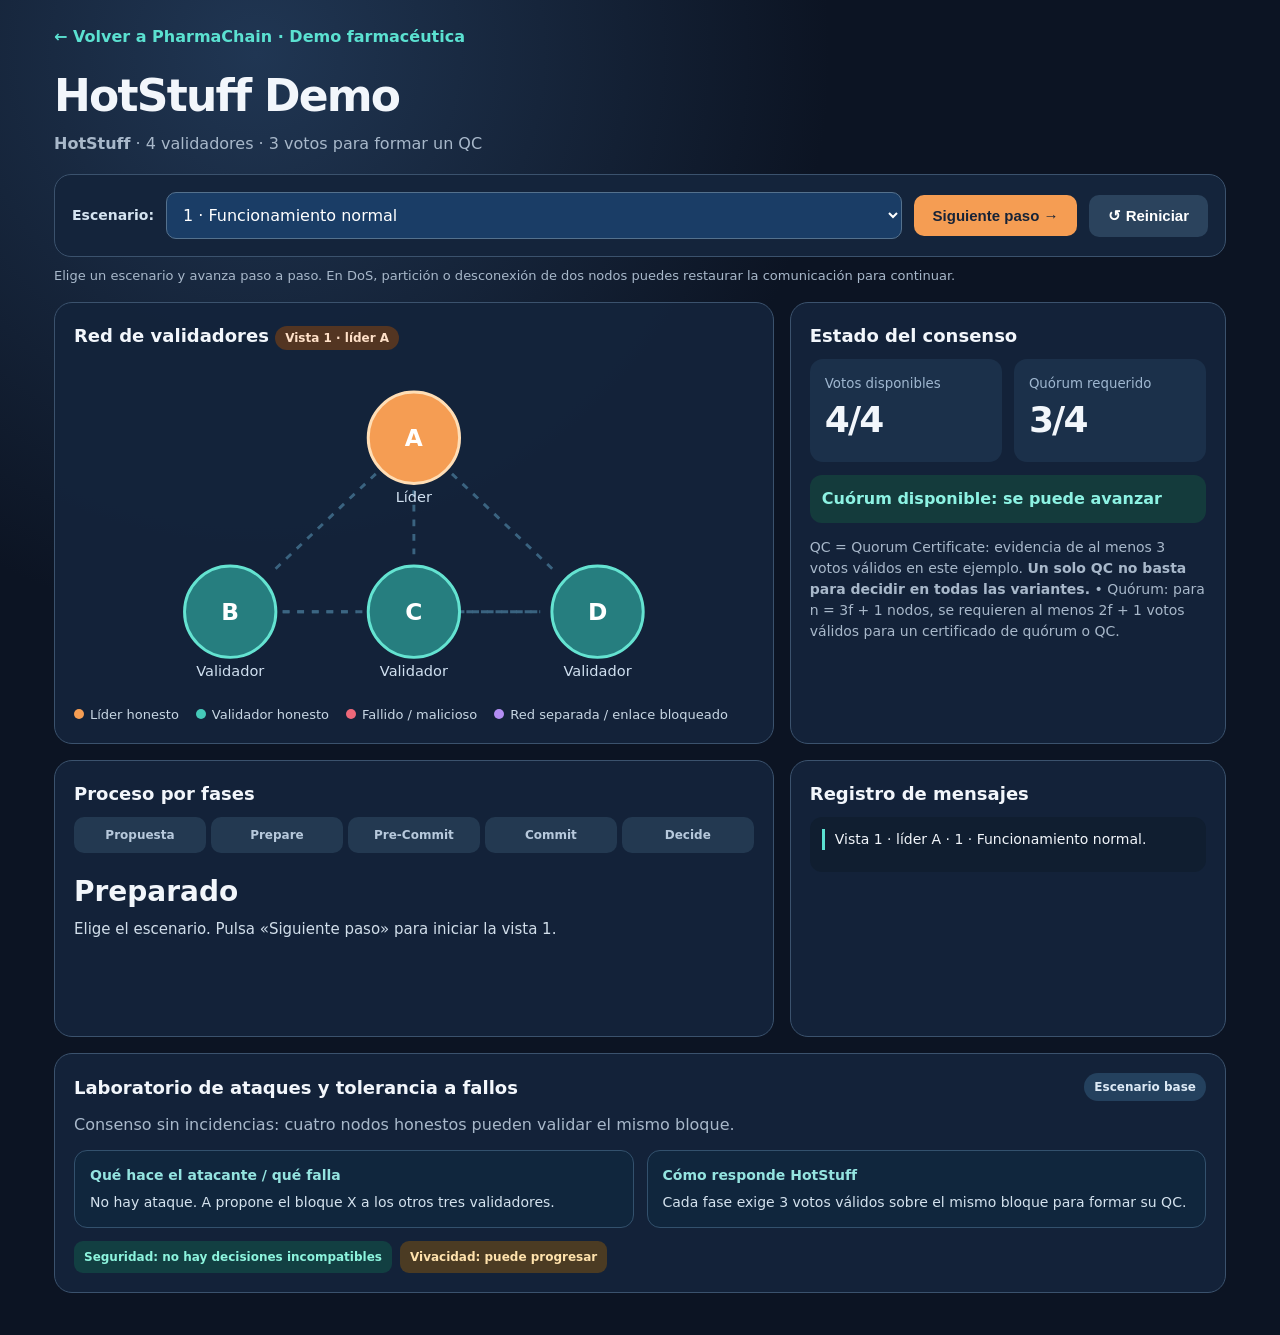
<file: pharmachain/api/static/demo_hotstuff_ataques.html>
<!doctype html>
<html lang="es">

<head>
    <meta charset="utf-8" />
    <meta name="viewport" content="width=device-width, initial-scale=1" />
    <title>HotStuff | Simulación educativa</title>
    <style>
        :root {
            --bg: #0c1423;
            --card: #14243b;
            --card2: #1a3d66;
            --text: #f2f6fb;
            --muted: #a8b8ca;
            --orange: #f59d53;
            --cyan: #5be1d1;
            --red: #ff7180;
            --line: #3b526d
        }

        * {
            box-sizing: border-box
        }

        body {
            margin: 0;
            background: radial-gradient(circle at 20% 4%, #203653 0, transparent 35%), var(--bg);
            color: var(--text);
            font: 16px/1.5 system-ui, -apple-system, Segoe UI, sans-serif
        }

        .wrap {
            max-width: 1220px;
            margin: auto;
            padding: 25px 24px 42px
        }

        .kicker {
            color: var(--orange);
            letter-spacing: .16em;
            font-size: 12px;
            font-weight: 800;
            text-transform: uppercase
        }

        h1 {
            font-size: clamp(29px, 4vw, 44px);
            letter-spacing: -.04em;
            margin: 5px 0 2px
        }

        header p {
            margin: 3px 0 18px;
            color: var(--muted)
        }

        .row {
            display: flex;
            gap: 12px;
            align-items: center;
            flex-wrap: wrap
        }

        .toolbar {
            background: var(--card);
            padding: 17px;
            border: 1px solid var(--line);
            border-radius: 17px;
            display: flex;
            align-items: center;
            gap: 12px;
            flex-wrap: wrap
        }

        label {
            font-weight: 700;
            font-size: 14px;
            color: #d5e4f1
        }

        select {
            background: var(--card2);
            border: 1px solid #54718d;
            border-radius: 10px;
            color: white;
            padding: 12px;
            font: inherit;
            max-width: 100%;
            flex: 1;
            min-width: 230px
        }

        button {
            cursor: pointer;
            background: var(--orange);
            border: 0;
            padding: 12px 19px;
            border-radius: 10px;
            font-size: 15px;
            font-weight: 800;
            color: #172337
        }

        button:hover {
            filter: brightness(1.09)
        }

        button:disabled {
            filter: grayscale(.7);
            opacity: .4;
            cursor: not-allowed
        }

        button.secondary {
            background: #2b435d;
            color: white
        }

        .dashboard {
            display: grid;
            grid-template-columns: 1.32fr .8fr;
            gap: 16px;
            margin-top: 16px
        }

        .panel {
            background: rgba(20, 36, 59, .94);
            border: 1px solid var(--line);
            border-radius: 18px;
            padding: 19px;
            min-width: 0
        }

        .panel h2 {
            font-size: 18px;
            margin: 0 0 10px
        }

        .dim {
            color: var(--muted)
        }

        .network {
            width: 100%;
            display: block;
            max-height: 345px
        }

        .legend {
            display: flex;
            gap: 17px;
            flex-wrap: wrap;
            font-size: 13px;
            color: #c8d7e4
        }

        .dot {
            display: inline-block;
            width: 10px;
            height: 10px;
            border-radius: 50%;
            margin-right: 6px
        }

        .stat {
            display: grid;
            grid-template-columns: 1fr 1fr;
            gap: 12px
        }

        .value {
            font-size: 36px;
            font-weight: 900;
            letter-spacing: -.05em
        }

        .statbox {
            background: #1b304a;
            border-radius: 13px;
            padding: 15px
        }

        .statbox small {
            display: block;
            color: #9fb7d0
        }

        .status {
            margin-top: 13px;
            padding: 12px;
            border-radius: 12px;
            background: #143b3c;
            color: #8df2e3;
            font-weight: 700
        }

        .status.bad {
            background: #472636;
            color: #ffadb4
        }

        .progress {
            display: grid;
            grid-template-columns: repeat(5, minmax(0, 1fr));
            gap: 5px;
            margin: 0 0 18px
        }

        .progress div {
            text-align: center;
            border-radius: 10px;
            background: #233951;
            padding: 9px 4px;
            color: #b7c9dc;
            font-size: 12px;
            font-weight: 700
        }

        .progress .on {
            background: var(--orange);
            color: #132339
        }

        .phase {
            font-size: 28px;
            font-weight: 800;
            margin-bottom: 4px
        }

        .detail {
            font-size: 15px;
            line-height: 1.6;
            color: #d1deea;
            min-height: 100px
        }

        .events {
            max-height: 240px;
            overflow: auto;
            background: #101e30;
            border-radius: 12px;
            padding: 12px;
            font-size: 14px
        }

        .ev {
            border-left: 3px solid var(--cyan);
            padding-left: 10px;
            margin-bottom: 10px
        }

        .ev.miss {
            border-left-color: var(--red)
        }

        .footnote {
            font-size: 13px;
            color: #a8b8ca;
            max-width: 900px;
            margin-top: 15px
        }

        .pill {
            display: inline-block;
            color: #ffe0c8;
            background: #533522;
            border-radius: 999px;
            font-size: 12px;
            padding: 3px 10px;
            font-weight: 700
        }

        .footergrid {
            display: grid;
            grid-template-columns: 1fr 1fr;
            gap: 16px;
            margin-top: 16px
        }

        .footergrid p {
            color: #bdcede;
            font-size: 14px;
            margin: 4px 0
        }

        svg text {
            font-family: system-ui, sans-serif
        }

        .nodetext {
            fill: white;
            font-size: 24px;
            font-weight: 800
        }

        .nodelabel {
            fill: #d0e0f0;
            font-size: 15px
        }

        .badlabel {
            fill: #ffb4b9;
            font-size: 12px
        }

        @media(max-width:860px) {

            .dashboard,
            .footergrid {
                grid-template-columns: 1fr
            }

            .wrap {
                padding: 17px
            }

            .stat {
                grid-template-columns: 1fr 1fr
            }
        }

        /* Ampliación: laboratorio de ataques y recuperación */
        .toolbar select {
            min-width: 280px;
        }

        .tophelp {
            font-size: 13px;
            color: var(--muted);
            margin-top: 9px;
        }

        .labpanel {
            margin-top: 16px;
        }

        .labgrid {
            display: grid;
            grid-template-columns: 1fr 1fr;
            gap: 13px;
        }

        .labcard {
            padding: 14px 15px;
            background: #10263d;
            border: 1px solid #33516d;
            border-radius: 13px;
        }

        .labcard h3 {
            margin: 0 0 5px;
            font-size: 14px;
            color: #94e4e0;
        }

        .labcard p {
            margin: 0;
            color: #d4e2ee;
            font-size: 14px;
            line-height: 1.6;
        }

        .attackhead {
            display: flex;
            align-items: center;
            justify-content: space-between;
            flex-wrap: wrap;
            gap: 8px;
            margin-bottom: 12px;
        }

        .attackhead h2 {
            margin: 0;
        }

        .tag {
            font-size: 12px;
            padding: 5px 10px;
            border-radius: 999px;
            background: #24415e;
            color: #dce9f5;
            font-weight: 750;
        }

        .tag.alert {
            background: #5d3040;
            color: #ffbbc3;
        }

        .assessment {
            display: flex;
            gap: 8px;
            flex-wrap: wrap;
            margin-top: 13px;
        }

        .assessment span {
            border-radius: 9px;
            padding: 7px 10px;
            font-size: 12px;
            font-weight: 750;
        }

        .assessment .safe {
            background: #123f42;
            color: #8cf4dd;
        }

        .assessment .stalled {
            background: #542b36;
            color: #ffd0d4;
        }

        .assessment .wait {
            background: #4b3b23;
            color: #ffe2ac;
        }

        .votegrid {
            display: flex;
            gap: 12px;
            flex-wrap: wrap;
            margin: 12px 0 0;
        }

        .votecard {
            flex: 1;
            min-width: 170px;
            border-radius: 12px;
            padding: 11px 13px;
            background: #1b304a;
        }

        .votecard strong {
            display: block;
            font-size: 20px;
        }

        .votecard small {
            color: #c4d4e3;
            font-size: 12px;
        }

        .votecard.noqc {
            border: 1px solid #ff7180;
        }

        .votecard.hasqc {
            border: 1px solid #5be1d1;
        }

        #restore {
            background: #5be1d1;
            color: #0c2832;
        }

        #restore[hidden],
        #branches[hidden] {
            display: none;
        }

        .link-broken {
            stroke: #ff7180;
            stroke-dasharray: 8 9;
            stroke-width: 4;
            opacity: .8;
        }

        .link-live {
            stroke: #3d6784;
            stroke-dasharray: 7 8;
            stroke-width: 3;
            opacity: .95;
        }

        .traffic {
            stroke-width: 5;
            stroke-linecap: round;
            fill: none;
            opacity: .95;
        }

        .arrow-flow {
            animation: flowDash 1.1s linear infinite;
            stroke-dasharray: 9 8;
        }

        @keyframes flowDash {
            to {
                stroke-dashoffset: -34;
            }
        }

        .networkhint {
            fill: #a8bed3;
            font-size: 13px;
        }

        .notice {
            padding: 11px 14px;
            border-left: 3px solid var(--orange);
            color: #cbd9e7;
            background: #14243b;
            font-size: 13px;
            border-radius: 7px;
            margin-top: 15px;
        }

        .status.warn {
            background: #4b3727;
            color: #ffe0b1;
        }

        button:focus-visible,
        select:focus-visible {
            outline: 3px solid #5be1d1;
            outline-offset: 3px;
        }

        @media(max-width:860px) {
            .labgrid {
                grid-template-columns: 1fr;
            }

            .toolbar select {
                width: 100%;
            }
        }

        @media(prefers-reduced-motion:reduce) {
            .arrow-flow {
                animation: none;
            }
        }
    </style>
</head>

<body>
    <div class="wrap"><nav style="margin-bottom:14px"><a href="/" style="color:#5be1d1;font-weight:800;text-decoration:none">← Volver a PharmaChain · Demo farmacéutica</a></nav>
        <header>
            <h1>HotStuff Demo</h1>
            <p><strong>HotStuff</strong> · 4 validadores · 3 votos para formar un QC</p>
        </header>
        <div class="toolbar">
            <label for="scenario">Escenario:</label>
            <select id="scenario" aria-label="Elegir escenario de HotStuff">
                <optgroup label="Funcionamiento y fallos">
                    <option value="normal">1 · Funcionamiento normal</option>
                    <option value="one">2 · Un validador desconectado (D)</option>
                    <option value="two">3 · Dos validadores desconectados (C y D)</option>
                    <option value="leader">4 · El líder A no responde: cambio de vista</option>
                </optgroup>
                <optgroup label="Ataques de seguridad">
                    <option value="equivocation">5 · Líder malicioso: dos bloques incompatibles</option>
                    <option value="byzantine">6 · Validador bizantino: voto manipulado</option>
                    <option value="dos">7 · DoS / jamming: votos que no llegan</option>
                    <option value="partition">8 · Partición de red: dos grupos de 2</option>
                </optgroup>
            </select>
            <button id="next" type="button">Siguiente paso →</button>
            <button class="secondary" id="reset" type="button">↺ Reiniciar</button>
            <button id="restore" type="button" hidden>Restablecer comunicaciones</button>
        </div>
        <div class="tophelp">Elige un escenario y avanza paso a paso. En DoS, partición o desconexión de dos nodos
            puedes restaurar la comunicación para continuar.</div>
        <div class="dashboard">
            <section class="panel">
                <h2>Red de validadores <span id="viewname" class="pill">Vista 1</span></h2>
                <svg class="network" viewBox="0 0 610 355" role="img"
                    aria-label="Red de cuatro validadores con enlaces, mensajes y estados de ataque">
                    <defs>
                        <marker id="pointCyan" markerWidth="7" markerHeight="7" refX="6" refY="3.5" orient="auto">
                            <path d="M0 0 L7 3.5 L0 7z" fill="#5be1d1" />
                        </marker>
                        <marker id="pointOrange" markerWidth="7" markerHeight="7" refX="6" refY="3.5" orient="auto">
                            <path d="M0 0 L7 3.5 L0 7z" fill="#f59d53" />
                        </marker>
                        <marker id="pointRed" markerWidth="7" markerHeight="7" refX="6" refY="3.5" orient="auto">
                            <path d="M0 0 L7 3.5 L0 7z" fill="#ff7180" />
                        </marker>
                    </defs>
                    <g id="networkLinks"></g>
                    <g id="arrowLines"></g>
                    <g id="nodeA" transform="translate(305 80)">
                        <circle r="47" fill="#f59d53" stroke="#ffd7a5" stroke-width="3" />
                        <text class="nodetext" text-anchor="middle" dy="9">A</text>
                        <text class="nodelabel" text-anchor="middle" y="66" id="roleA">Líder</text>
                    </g>
                    <g id="nodeB" transform="translate(116 259)">
                        <circle r="47" fill="#194b70" stroke="#6493b9" stroke-width="3" />
                        <text class="nodetext" text-anchor="middle" dy="9">B</text>
                        <text class="nodelabel" text-anchor="middle" y="66" id="roleB">Validador</text>
                    </g>
                    <g id="nodeC" transform="translate(305 259)">
                        <circle r="47" fill="#194b70" stroke="#6493b9" stroke-width="3" />
                        <text class="nodetext" text-anchor="middle" dy="9">C</text>
                        <text class="nodelabel" text-anchor="middle" y="66" id="roleC">Validador</text>
                    </g>
                    <g id="nodeD" transform="translate(494 259)">
                        <circle r="47" fill="#194b70" stroke="#6493b9" stroke-width="3" />
                        <text class="nodetext" text-anchor="middle" dy="9">D</text>
                        <text class="nodelabel" text-anchor="middle" y="66" id="roleD">Validador</text>
                    </g>
                    <text id="networkNote" class="networkhint" x="305" y="346" text-anchor="middle"></text>
                </svg>
                <div class="legend">
                    <span><span class="dot" style="background:#f59d53"></span>Líder honesto</span>
                    <span><span class="dot" style="background:#45c9b8"></span>Validador honesto</span>
                    <span><span class="dot" style="background:#ee6879"></span>Fallido / malicioso</span>
                    <span><span class="dot" style="background:#b38df3"></span>Red separada / enlace bloqueado</span>
                </div>
            </section>
            <section class="panel">
                <h2>Estado del consenso</h2>
                <div class="stat">
                    <div class="statbox"><small id="votesLabel">Votos potenciales accesibles</small>
                        <div class="value" id="votes">4/4</div>
                    </div>
                    <div class="statbox"><small>Quórum requerido</small>
                        <div class="value">3/4</div>
                    </div>
                </div>
                <div id="status" class="status" role="status" aria-live="polite">Se puede formar un QC</div>
                <p class="dim" style="font-size:14px;margin-bottom:0">QC = Quorum Certificate: evidencia de al menos 3
                    votos válidos en este ejemplo. <strong>Un solo QC no basta para decidir en todas las
                        variantes.</strong> • Quórum: para n = 3f + 1 nodos, se requieren al menos 2f + 1 votos válidos para un certificado de quórum o QC.</p>
            </section>
            <section class="panel">
                <h2>Proceso por fases</h2>
                <div class="progress" id="progress"></div>
                <div class="phase" id="phase">Preparado</div>
                <div class="detail" id="detail">Pulsa «Siguiente paso» para que el líder haga su propuesta.</div>
            </section>
            <section class="panel">
                <h2>Registro de mensajes</h2>
                <div class="events" id="events">
                    <div class="ev">Simulación lista. Elige un escenario y avanza.</div>
                </div>
            </section>
        </div>
        <section class="panel labpanel" aria-labelledby="labtitle">
            <div class="attackhead">
                <h2 id="labtitle">Laboratorio de ataques y tolerancia a fallos</h2><span id="attackTag" class="tag">Sin
                    ataque</span>
            </div>
            <p class="dim" id="labIntro" style="margin:0 0 13px"></p>
            <div class="labgrid">
                <div class="labcard">
                    <h3>Qué hace el atacante / qué falla</h3>
                    <p id="attackAction"></p>
                </div>
                <div class="labcard">
                    <h3>Cómo responde HotStuff</h3>
                    <p id="attackDefense"></p>
                </div>
            </div>
            <div id="branches" class="votegrid" hidden>
                <div class="votecard noqc"><small>Bloque X · votos de A y B</small><strong id="votesX">2/4 · sin
                        QC</strong></div>
                <div class="votecard hasqc"><small>Bloque Y · votos de A, C y D</small><strong id="votesY">3/4 ·
                        prepareQC</strong></div>
            </div>
            <div class="assessment"><span id="safety" class="safe">Seguridad: conservada</span><span id="liveness"
                    class="wait">Progreso: pendiente</span></div>
        </section>
    </div>
    <script>        'use strict';
        const q = selector => document.querySelector(selector);
        const names = ['A', 'B', 'C', 'D'];
        const coords = { A: [305, 80], B: [116, 259], C: [305, 259], D: [494, 259] };
        const stages = ['Propuesta', 'Prepare', 'Pre-Commit', 'Commit', 'Decide'];
        const scenarios = {
            normal: {
                intro: 'Consenso sin incidencias: cuatro nodos honestos pueden validar el mismo bloque.',
                action: 'No hay ataque. A propone el bloque X a los otros tres validadores.',
                defense: 'Cada fase exige 3 votos válidos sobre el mismo bloque para formar su QC.'
            },
            one: {
                intro: 'HotStuff puede tolerar hasta un fallo bizantino entre cuatro validadores, si la red y el liderazgo permiten progresar.',
                action: 'El nodo D se desconecta y no emite votos.',
                defense: 'A, B y C todavía reúnen 3/4 votos; sus QC pueden permitir llegar a Decide.'
            },
            two: {
                intro: 'Se supera el presupuesto de fallos f = 1 del ejemplo.',
                action: 'Los nodos C y D dejan de responder. El líder solo reúne 2/4 votos.',
                defense: 'No se certifica ninguna fase sin 3 votos. El protocolo se detiene en Prepare: bloquearse no significa decidir mal.'
            },
            leader: {
                intro: 'Un líder que no responde perjudica la vivacidad; se necesita una nueva vista.',
                action: 'A queda inactivo y no difunde una propuesta.',
                defense: 'Tras un tiempo de espera, el pacemaker puede iniciar una vista posterior con B como líder, conservando la información segura de consenso.'
            },
            equivocation: {
                intro: 'Un líder bizantino intenta dividir los votos para que se certifiquen dos bloques incompatibles.',
                action: 'A envía la propuesta X a B, pero una propuesta incompatible Y a C y D; además, A intenta votar ambas ramas.',
                defense: 'Cada réplica honesta vota, como máximo, una propuesta en la misma fase y vista. Dos QC contradictorios requerirían al menos un voto honesto duplicado; con f = 1 no es posible.'
            },
            byzantine: {
                intro: 'Una firma inválida o un voto manipulado no deben convertirse en votos válidos del certificado.',
                action: 'D envía a A un mensaje alterado, con firma inválida. D es malicioso; los demás se comportan honestamente.',
                defense: 'Los votos se comprueban antes de contarlos. A, B y C proporcionan 3 firmas válidas y pueden formar los QC sin D.'
            },
            dos: {
                intro: 'Un ataque a las comunicaciones puede impedir alcanzar el umbral aunque todos los nodos sigan encendidos.',
                action: 'Un atacante satura o bloquea la entrega de votos de C y D hacia el líder A. Solo llegan los votos de A y B.',
                defense: 'HotStuff no fabrica certificados con votos ausentes. La seguridad se mantiene, pero el avance se suspende hasta recuperar conectividad.'
            },
            partition: {
                intro: 'Una partición 2 + 2 impide que cualquiera de los grupos alcance el cuórum de 3.',
                action: 'La red queda partida en dos grupos incomunicados: {A, B} y {C, D}. Cada grupo ve únicamente dos nodos.',
                defense: 'Ninguna mitad puede certificar un bloque. Cuando vuelva la conectividad, los nodos podrán reunir votos y continuar.'
            }
        };
        let scenario = 'normal', step = 0, view = 1, leader = 'A', recovered = false, log = [], blocked = false;

        function isAttack() { return ['equivocation', 'byzantine', 'dos', 'partition'].includes(scenario); }
        function stoppedNodes() {
            if (scenario === 'one') return ['D'];
            if (scenario === 'two' && !recovered) return ['C', 'D'];
            if (scenario === 'leader') return ['A'];
            return [];
        }
        function maliciousNodes() {
            return scenario === 'equivocation' ? ['A'] : scenario === 'byzantine' ? ['D'] : [];
        }
        function votesReachable() {
            if (scenario === 'equivocation') return 3; // Y = {A, C, D}; X = {A, B}.
            if (scenario === 'byzantine') return 3; // D envía una firma inválida.
            if ((scenario === 'dos' || scenario === 'partition') && !recovered) return 2;
            return names.filter(n => !stoppedNodes().includes(n)).length;
        }
        function hasQuorum() { return votesReachable() >= 3; }
        function note(msg, error = false) {
            log.unshift({ msg, error });
            if (log.length > 24) log.pop();
        }
        function descriptionForStep() {
            const block = scenario === 'equivocation' ? 'Y' : 'X';
            const phases = {
                0: ['Preparado', 'Elige el escenario. Pulsa «Siguiente paso» para iniciar la vista ' + view + '.'],
                1: ['Propuesta', 'El líder ' + leader + ' difunde la propuesta del bloque ' + block + '. Cada réplica verifica el bloque y las reglas de voto seguro.'],
                2: ['Prepare', 'Tres votos válidos para el bloque ' + block + ' permiten crear prepareQC. Este certificado NO confirma todavía el bloque.'],
                3: ['Pre-Commit', 'Se presenta prepareQC y se obtiene un nuevo cuórum: precommitQC. En Basic HotStuff, los validadores actualizan su bloqueo seguro conforme al protocolo.'],
                4: ['Commit', 'Se presenta precommitQC, se reciben votos Commit y se forma commitQC para ' + block + '.'],
                5: ['Decide', 'El commitQC se difunde en la fase Decide. En esta ejecución didáctica de Basic HotStuff se decide el bloque ' + block + '.']
            };
            if (scenario === 'equivocation') {
                if (step === 1) return ['Doble propuesta', 'A, líder malicioso, envía X a B e Y a C y D. Son propuestas incompatibles para la misma vista.'];
                if (step === 2) return ['Prepare · conflicto detectado', 'Votos para X = A + B (2/4, SIN QC). Votos para Y = A + C + D (3/4, prepareQC). A firma las dos ramas, pero no puede obtener dos QC.'];
                if (step === 3) return ['Pre-Commit · rama Y', 'Solo Y tiene prepareQC. Si el líder distribuye el certificado válido y los validadores siguen el protocolo, se puede conseguir precommitQC(Y). X no obtiene certificado.'];
                if (step === 4) return ['Commit · rama Y', 'Se reúne commitQC(Y). El líder bizantino podría obstaculizar el progreso reteniendo mensajes, pero no crear un QC incompatible sin romper el límite f = 1.'];
                if (step === 5) return ['Decide · solo Y', 'Se confirma Y en este recorrido. X nunca tuvo QC. El ataque de doble propuesta NO ha producido dos decisiones incompatibles.'];
            }
            if (scenario === 'byzantine' && step === 2) return ['Prepare · voto rechazado', 'D envía un voto manipulado con firma inválida: no se cuenta. A, B y C aportan tres votos válidos para X → prepareQC(X).'];
            if (blocked) return ['Prepare bloqueado', 'Solo llegan ' + votesReachable() + '/4 votos al líder. Sin 3 votos no hay prepareQC ni se pasa a Pre-Commit. Puedes pulsar «Restablecer comunicaciones».'];
            return phases[step];
        }
        function networkDisconnected(a, b) {
            if (stoppedNodes().includes(a) || stoppedNodes().includes(b)) return true;
            if (scenario === 'partition' && !recovered) return (['A', 'B'].includes(a) !== ['A', 'B'].includes(b));
            // En DoS es posible entregar propuestas A → C/D, pero se pierden
            // las respuestas C/D → A. El enlace se dibuja como afectado.
            if (scenario === 'dos' && !recovered) return b === 'A' && ['C', 'D'].includes(a);
            return false;
        }
        function visiblyBroken(a, b) { return networkDisconnected(a, b) || networkDisconnected(b, a); }
        function svgEl(name, attributes) {
            const el = document.createElementNS('http://www.w3.org/2000/svg', name);
            for (const [k, v] of Object.entries(attributes)) el.setAttribute(k, String(v));
            return el;
        }
        function pathBetween(a, b) {
            const [ax, ay] = coords[a], [bx, by] = coords[b];
            const dx = bx - ax, dy = by - ay, len = Math.hypot(dx, dy) || 1;
            return { x1: ax + dx / len * 54, y1: ay + dy / len * 54, x2: bx - dx / len * 59, y2: by - dy / len * 59 };
        }
        function addArrow(source, dest, color = '#5be1d1', noteLabel = '') {
            if (networkDisconnected(source, dest)) return;
            const p = pathBetween(source, dest), g = q('#arrowLines');
            const l = svgEl('line', { ...p, stroke: color, 'class': 'traffic arrow-flow', 'marker-end': color === '#ff7180' ? 'url(#pointRed)' : color === '#f59d53' ? 'url(#pointOrange)' : 'url(#pointCyan)' });
            g.append(l);
            if (noteLabel) {
                const [x1, y1] = coords[source], [x2, y2] = coords[dest];
                const t = svgEl('text', { x: (x1 + x2) / 2 + 11, y: (y1 + y2) / 2 - 9, fill: color, 'font-size': 13, 'font-weight': 800 });
                t.textContent = noteLabel; g.append(t);
            }
        }
        function drawNetwork() {
            const links = q('#networkLinks'), traffic = q('#arrowLines');
            links.replaceChildren(); traffic.replaceChildren();
            for (let i = 0; i < names.length; i++) for (let j = i + 1; j < names.length; j++) {
                const a = names[i], b = names[j];
                const p = pathBetween(a, b);
                links.append(svgEl('line', { ...p, 'class': visiblyBroken(a, b) ? 'link-broken' : 'link-live' }));
            }
            for (const n of names) {
                const circle = q('#node' + n + ' circle');
                const offline = stoppedNodes().includes(n), evil = maliciousNodes().includes(n);
                const isolated = ((scenario === 'dos' && !recovered && ['C', 'D'].includes(n)) || (scenario === 'partition' && !recovered && ['C', 'D'].includes(n)));
                const fill = offline ? '#994659' : evil ? '#b53e52' : isolated ? '#7655ae' : n === leader ? '#f59d53' : '#267e7f';
                const stroke = offline ? '#ff9ca8' : evil ? '#ff8f9f' : isolated ? '#ccaeff' : n === leader ? '#ffdeb6' : '#64e3d1';
                circle.setAttribute('fill', fill); circle.setAttribute('stroke', stroke);
                q('#role' + n).textContent = offline ? 'Sin respuesta' : evil ? (n === leader ? 'Líder malicioso' : 'Bizantino') : isolated ? 'Enlace afectado' : n === leader ? 'Líder' : 'Validador';
            }
            let caption = '';
            if (scenario === 'equivocation') caption = 'Bloque X ≠ bloque Y: solo Y alcanza 3/4';
            else if (scenario === 'partition' && !recovered) caption = 'Partición: grupo {A,B} | grupo {C,D}';
            else if (scenario === 'dos' && !recovered) caption = 'Tráfico de C y D hacia A bloqueado';
            else if (scenario === 'byzantine') caption = 'D intenta enviar un voto con firma inválida';
            q('#networkNote').textContent = caption;
            if (step === 0 || blocked) return;
            if (scenario === 'equivocation') {
                if (step === 1) { addArrow('A', 'B', '#5be1d1', 'X'); addArrow('A', 'C', '#f59d53', 'Y'); addArrow('A', 'D', '#f59d53', 'Y'); }
                else if (step === 2) { addArrow('B', 'A', '#5be1d1', 'X'); addArrow('C', 'A', '#f59d53', 'Y'); addArrow('D', 'A', '#f59d53', 'Y'); }
                else for (const n of ['B', 'C', 'D']) addArrow('A', n, '#f59d53');
                return;
            }
            if (scenario === 'byzantine' && step === 2) { addArrow('B', 'A'); addArrow('C', 'A'); addArrow('D', 'A', '#ff7180', '✕'); return; }
            if (step === 1 || step === 3 || step === 4 || step === 5) {
                for (const n of names) if (n !== leader && !networkDisconnected(leader, n)) addArrow(leader, n, step === 1 ? '#f59d53' : '#5be1d1');
            } else if (step === 2) {
                for (const n of names) if (n !== leader && !networkDisconnected(n, leader)) addArrow(n, leader);
            }
        }
        function showOutcomes() {
            const safety = q('#safety'), liveness = q('#liveness');
            safety.className = 'safe'; safety.textContent = 'Seguridad: no hay decisiones incompatibles';
            liveness.className = 'wait';
            if (blocked || !hasQuorum() || scenario === 'leader' && leader === 'A') {
                liveness.className = 'stalled'; liveness.textContent = 'Vivacidad: bloqueada en esta ejecución';
            } else if (step === 5) { liveness.className = 'safe'; liveness.textContent = 'Vivacidad: bloque decidido'; }
            else { liveness.textContent = 'Vivacidad: puede progresar'; }
        }
        function render() {
            const reached = votesReachable(), bad = blocked || !hasQuorum() || scenario === 'leader' && leader === 'A';
            q('#viewname').textContent = 'Vista ' + view + ' · líder ' + leader;
            q('#votes').textContent = reached + '/4';
            q('#votesLabel').textContent = scenario === 'equivocation' ? 'Votos potenciales para Y' : scenario === 'byzantine' ? 'Votos válidos posibles' : scenario === 'dos' || scenario === 'partition' ? 'Votos accesibles al líder' : 'Votos disponibles';
            let statusText = 'Cuórum disponible: se puede avanzar', statusStyle = 'status';
            if (scenario === 'equivocation') { statusText = 'X: 2 votos (sin QC) · Y: 3 votos (QC posible)'; statusStyle = 'status warn'; }
            if (scenario === 'byzantine') { statusText = 'Firma de D rechazada; A, B y C pueden formar QC'; }
            if (bad) { statusText = scenario === 'leader' && leader === 'A' ? 'Líder A no responde: se necesita cambiar de vista' : 'Sin cuórum: no se puede formar un QC'; statusStyle = 'status bad'; }
            if (step === 5) { statusText = 'DECIDE: bloque ' + (scenario === 'equivocation' ? 'Y' : 'X') + ' confirmado en esta ejecución'; statusStyle = 'status'; }
            q('#status').textContent = statusText; q('#status').className = statusStyle;
            const [phase, detail] = descriptionForStep(); q('#phase').textContent = phase; q('#detail').textContent = detail;
            q('#progress').innerHTML = stages.map((s, i) => `<div class="${step >= i + 1 ? 'on' : ''}">${s}</div>`).join('');
            const next = q('#next'); next.textContent = scenario === 'leader' && leader === 'A' ? 'Detectar timeout y cambiar de vista →' : step === 5 ? 'Fin de la simulación' : blocked ? 'Consenso bloqueado' : 'Siguiente paso →';
            next.disabled = step === 5 || blocked;
            q('#restore').hidden = !(scenario === 'dos' || scenario === 'partition' || scenario === 'two') || recovered;
            q('#attackTag').textContent = isAttack() ? 'Ataque simulado' : 'Escenario base'; q('#attackTag').className = 'tag' + (isAttack() ? ' alert' : '');
            const cfg = scenarios[scenario]; q('#labIntro').textContent = cfg.intro; q('#attackAction').textContent = cfg.action;
            q('#attackDefense').textContent = cfg.defense + (recovered ? ' Comunicación restablecida en esta ejecución.' : '');
            q('#branches').hidden = scenario !== 'equivocation';
            q('#votesX').textContent = step >= 2 ? '2/4 · sin QC' : '2/4 · votos posibles';
            q('#votesY').textContent = step >= 2 ? '3/4 · prepareQC' : '3/4 · votos posibles';
            showOutcomes(); drawNetwork();
            const events = q('#events'); events.replaceChildren();
            for (const e of log) { const div = document.createElement('div'); div.className = 'ev' + (e.error ? ' miss' : ''); div.textContent = e.msg; events.append(div); }
        }
        function reset() {
            scenario = q('#scenario').value; view = 1; leader = 'A'; step = 0; recovered = false; blocked = false; log = [];
            note('Vista 1 · líder A · ' + q('#scenario').selectedOptions[0].text + '.'); render();
        }
        function next() {
            if (step === 5 || blocked) return;
            if (scenario === 'leader' && leader === 'A') {
                view = 2; leader = 'B'; note('TIMEOUT: el líder A no responde. El pacemaker pasa a la vista 2; B pasa a ser líder.'); render(); return;
            }
            if (step === 0) {
                step = 1;
                if (scenario === 'equivocation') note('ATAQUE: A difunde X a B e Y a C y D; son dos bloques incompatibles para la misma vista.', true);
                else if (scenario === 'dos') note('DoS/jamming: C y D pueden recibir la propuesta, pero sus votos no llegan a A.', true);
                else if (scenario === 'partition') note('PARTICIÓN: A y B pueden comunicarse entre sí, pero no con C y D.', true);
                else if (scenario === 'byzantine') note('Líder A propone X. D prepara un voto con firma inválida.', true);
                else note('PROPUESTA: líder ' + leader + ' propone el bloque X.');
                render(); return;
            }
            if (step === 1 && !hasQuorum()) {
                blocked = true;
                note('PREPARE DETENIDO: solo ' + votesReachable() + ' votos accesibles. Se requieren al menos 3 votos del mismo bloque; no existe prepareQC.', true);
                render(); return;
            }
            step++;
            if (step === 2) {
                if (scenario === 'equivocation') note('PREPARE: A firma ambas propuestas. X suma A+B=2; Y suma A+C+D=3 → solo Y obtiene prepareQC.');
                else if (scenario === 'byzantine') note('PREPARE: se descarta el voto manipulado de D. A+B+C=3 votos válidos para X → prepareQC.');
                else note('PREPARE: ' + votesReachable() + ' votos válidos para X → prepareQC creado.');
            }
            if (step === 3) note('PRE-COMMIT: QC de Prepare comprobado; 3 votos para ' + (scenario === 'equivocation' ? 'Y' : 'X') + ' → precommitQC.');
            if (step === 4) note('COMMIT: se comprueban las reglas seguras y 3 votos válidos producen commitQC para ' + (scenario === 'equivocation' ? 'Y' : 'X') + '.');
            if (step === 5) note('DECIDE: bloque ' + (scenario === 'equivocation' ? 'Y' : 'X') + ' decidido; no se han decidido bloques incompatibles.');
            render();
        }
        function restore() {
            if (recovered || !['two', 'dos', 'partition'].includes(scenario)) return;
            recovered = true; blocked = false;
            if (step > 1) step = 1;
            note('RECUPERACIÓN: comunicaciones/validadores restablecidos. Se puede volver a reunir el cuórum de 3/4.');
            render();
        }
        q('#next').addEventListener('click', next);
        q('#reset').addEventListener('click', reset);
        q('#restore').addEventListener('click', restore);
        q('#scenario').addEventListener('change', reset);
        reset();
    </script>
</body>

</html>
</file>
